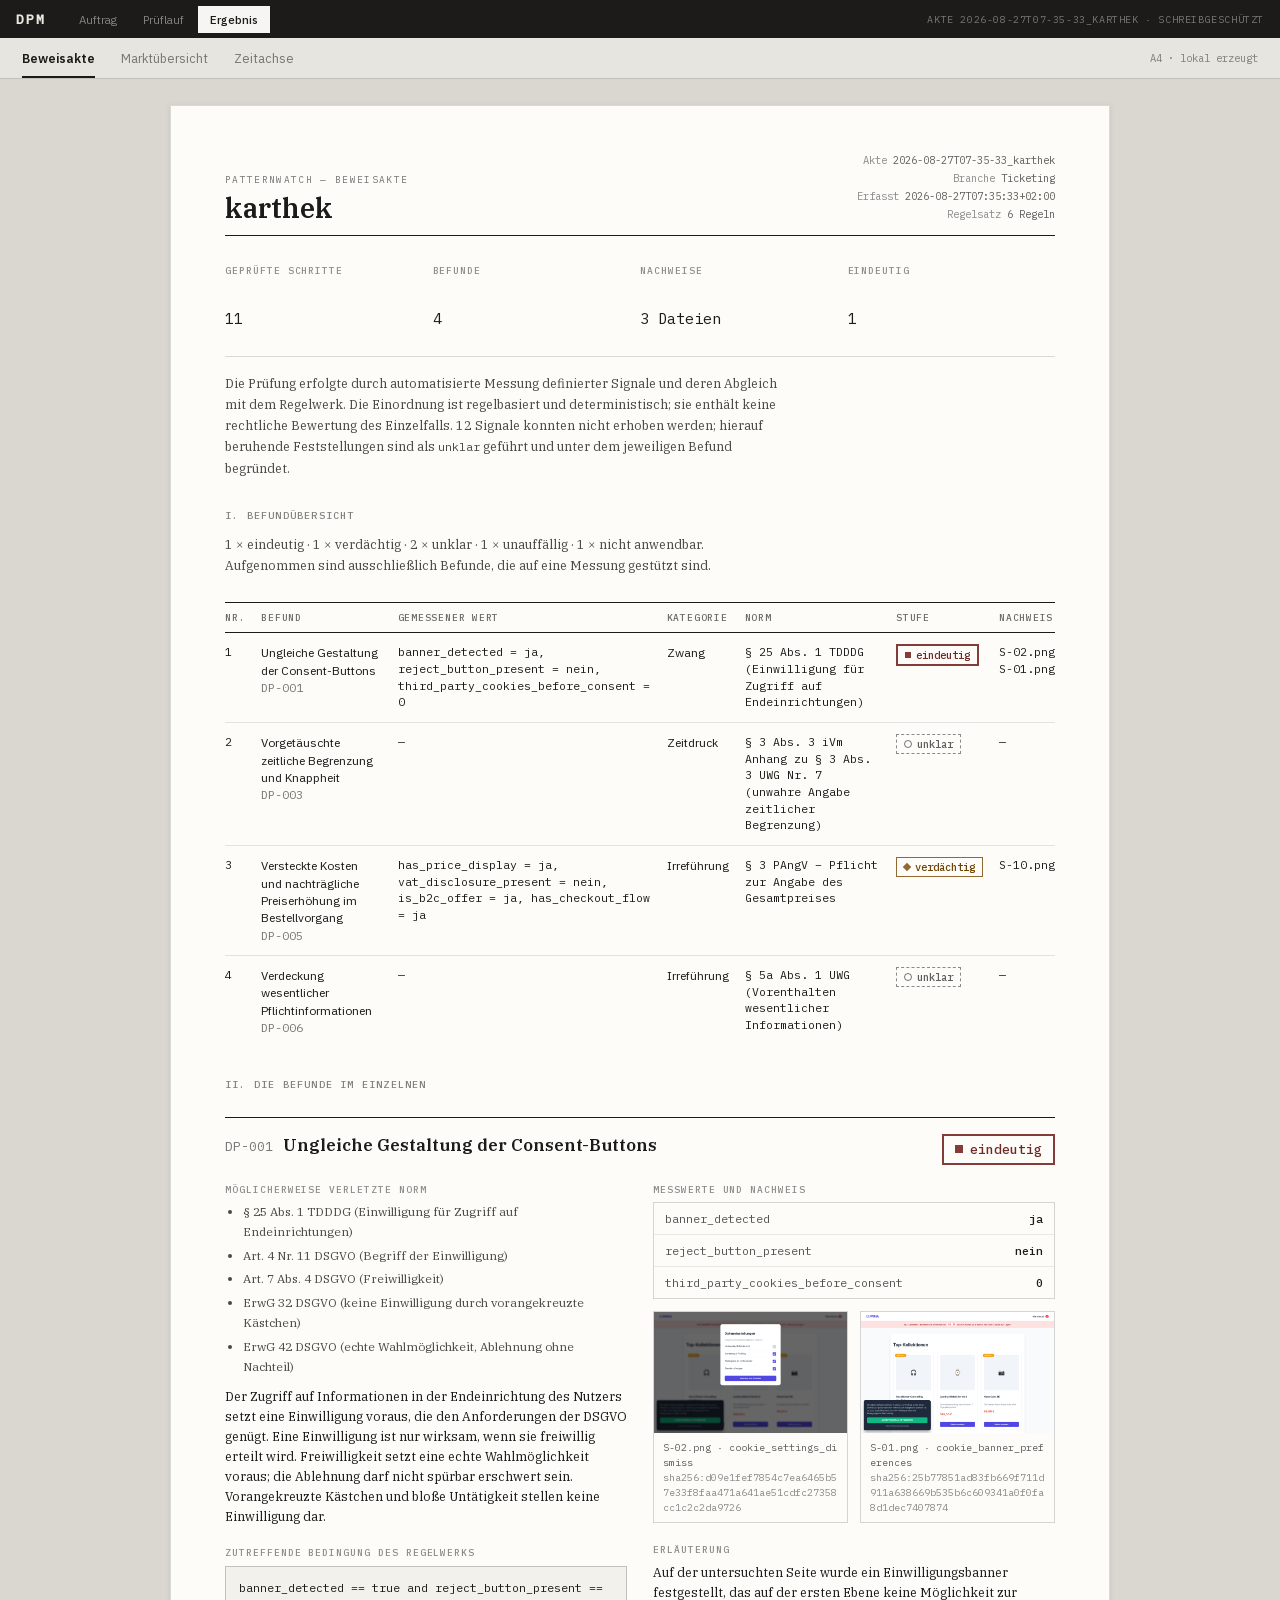
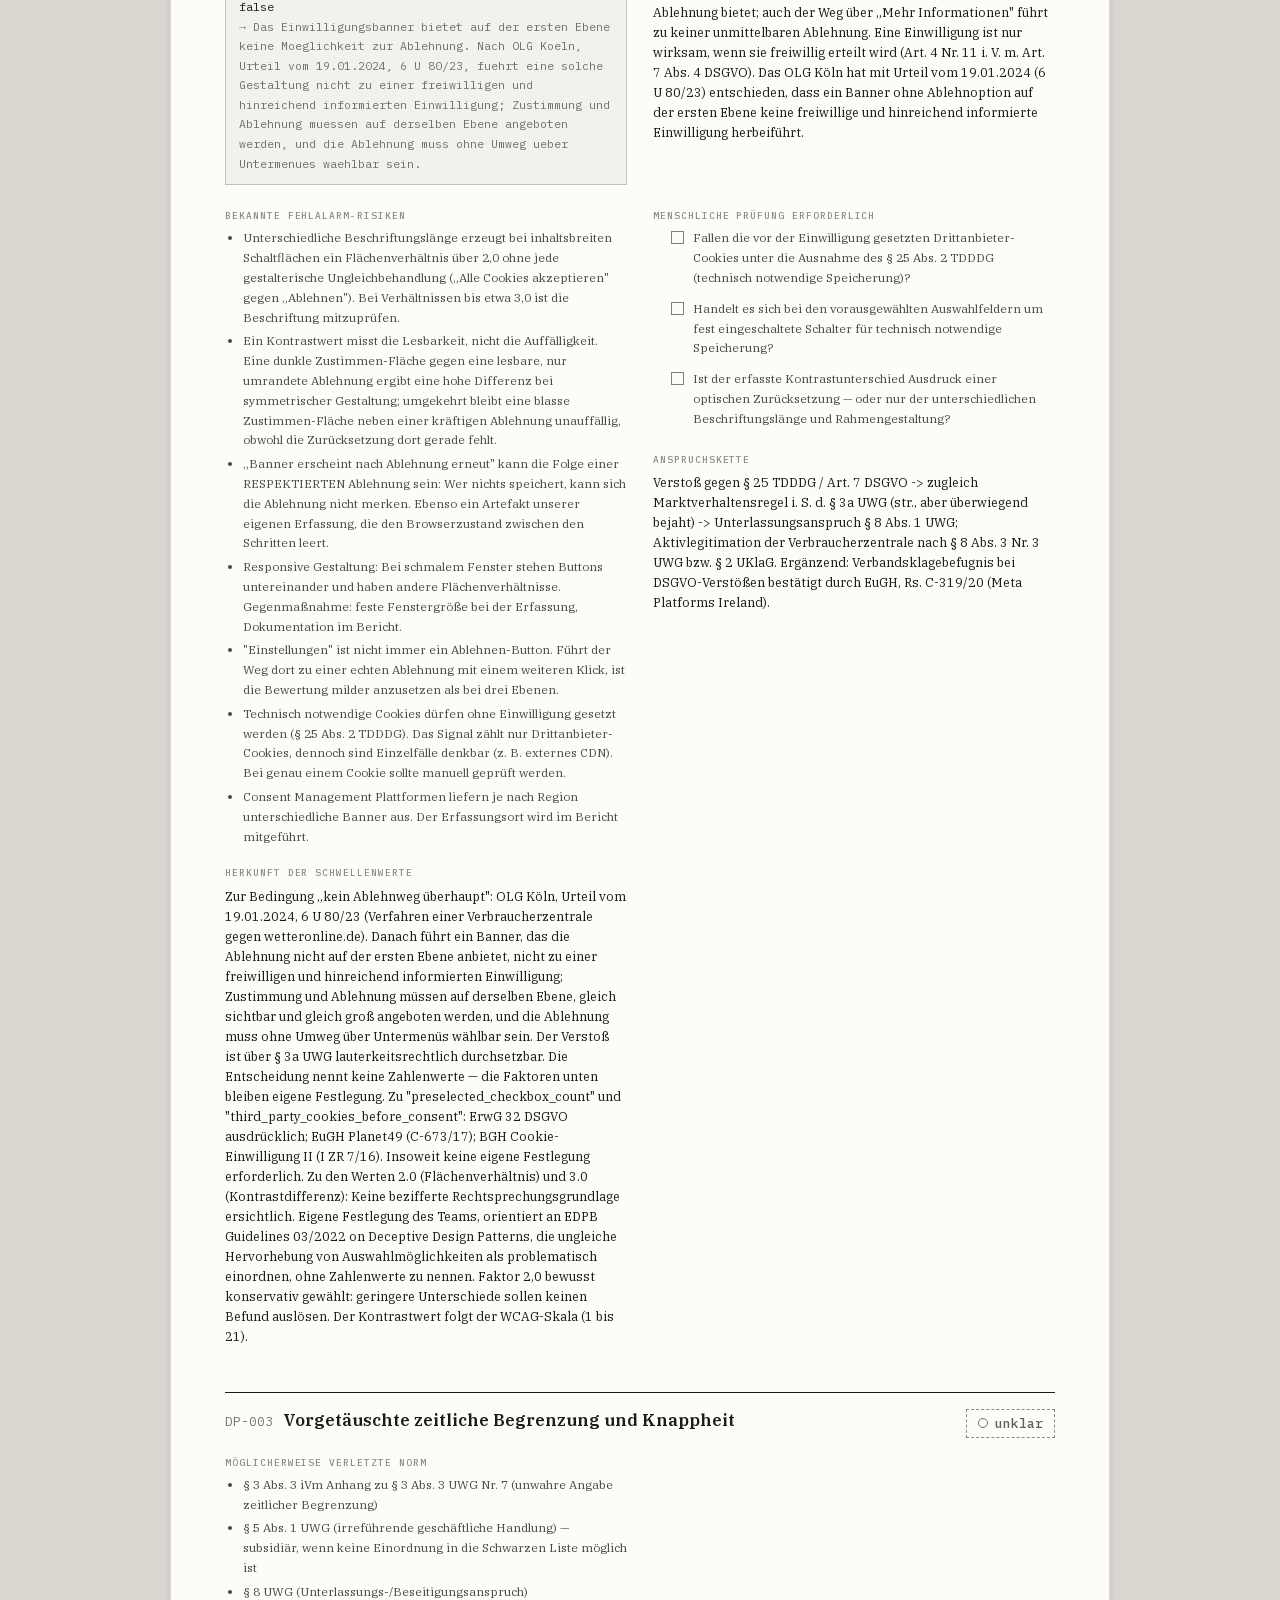
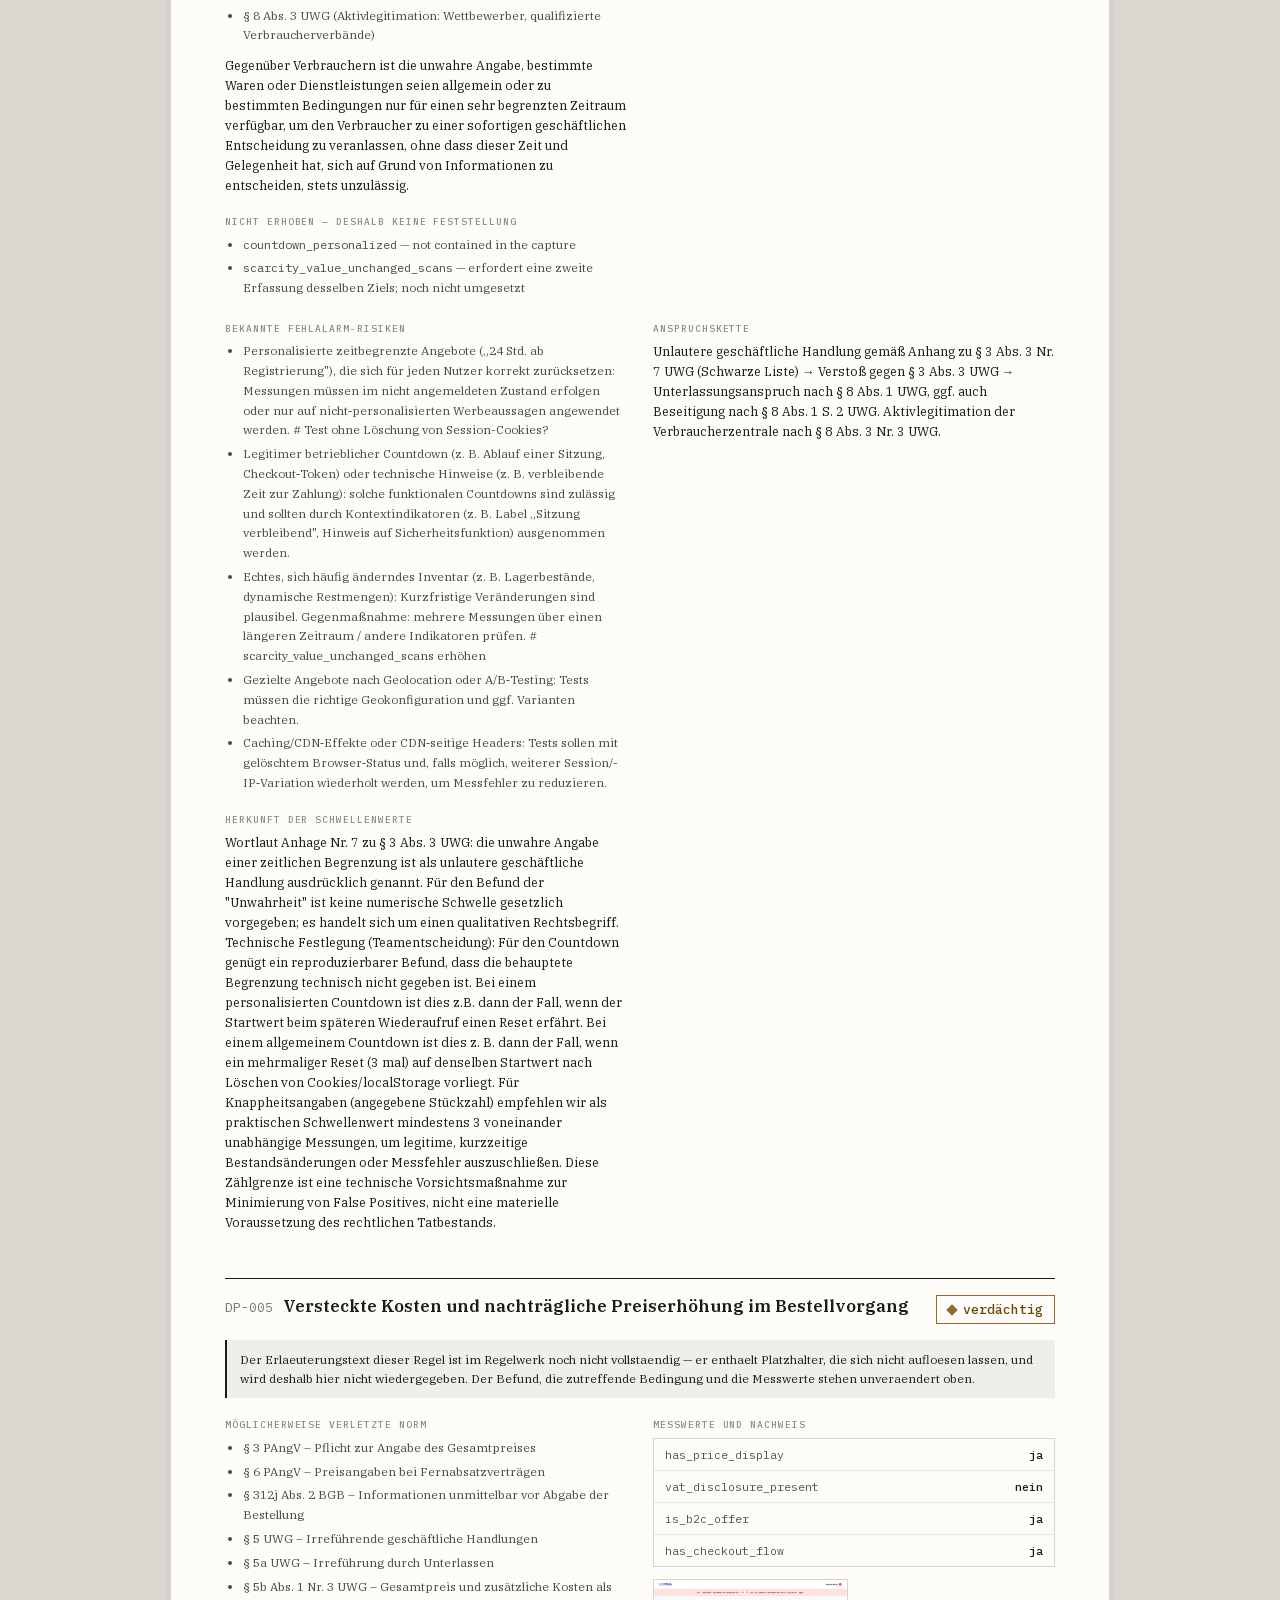
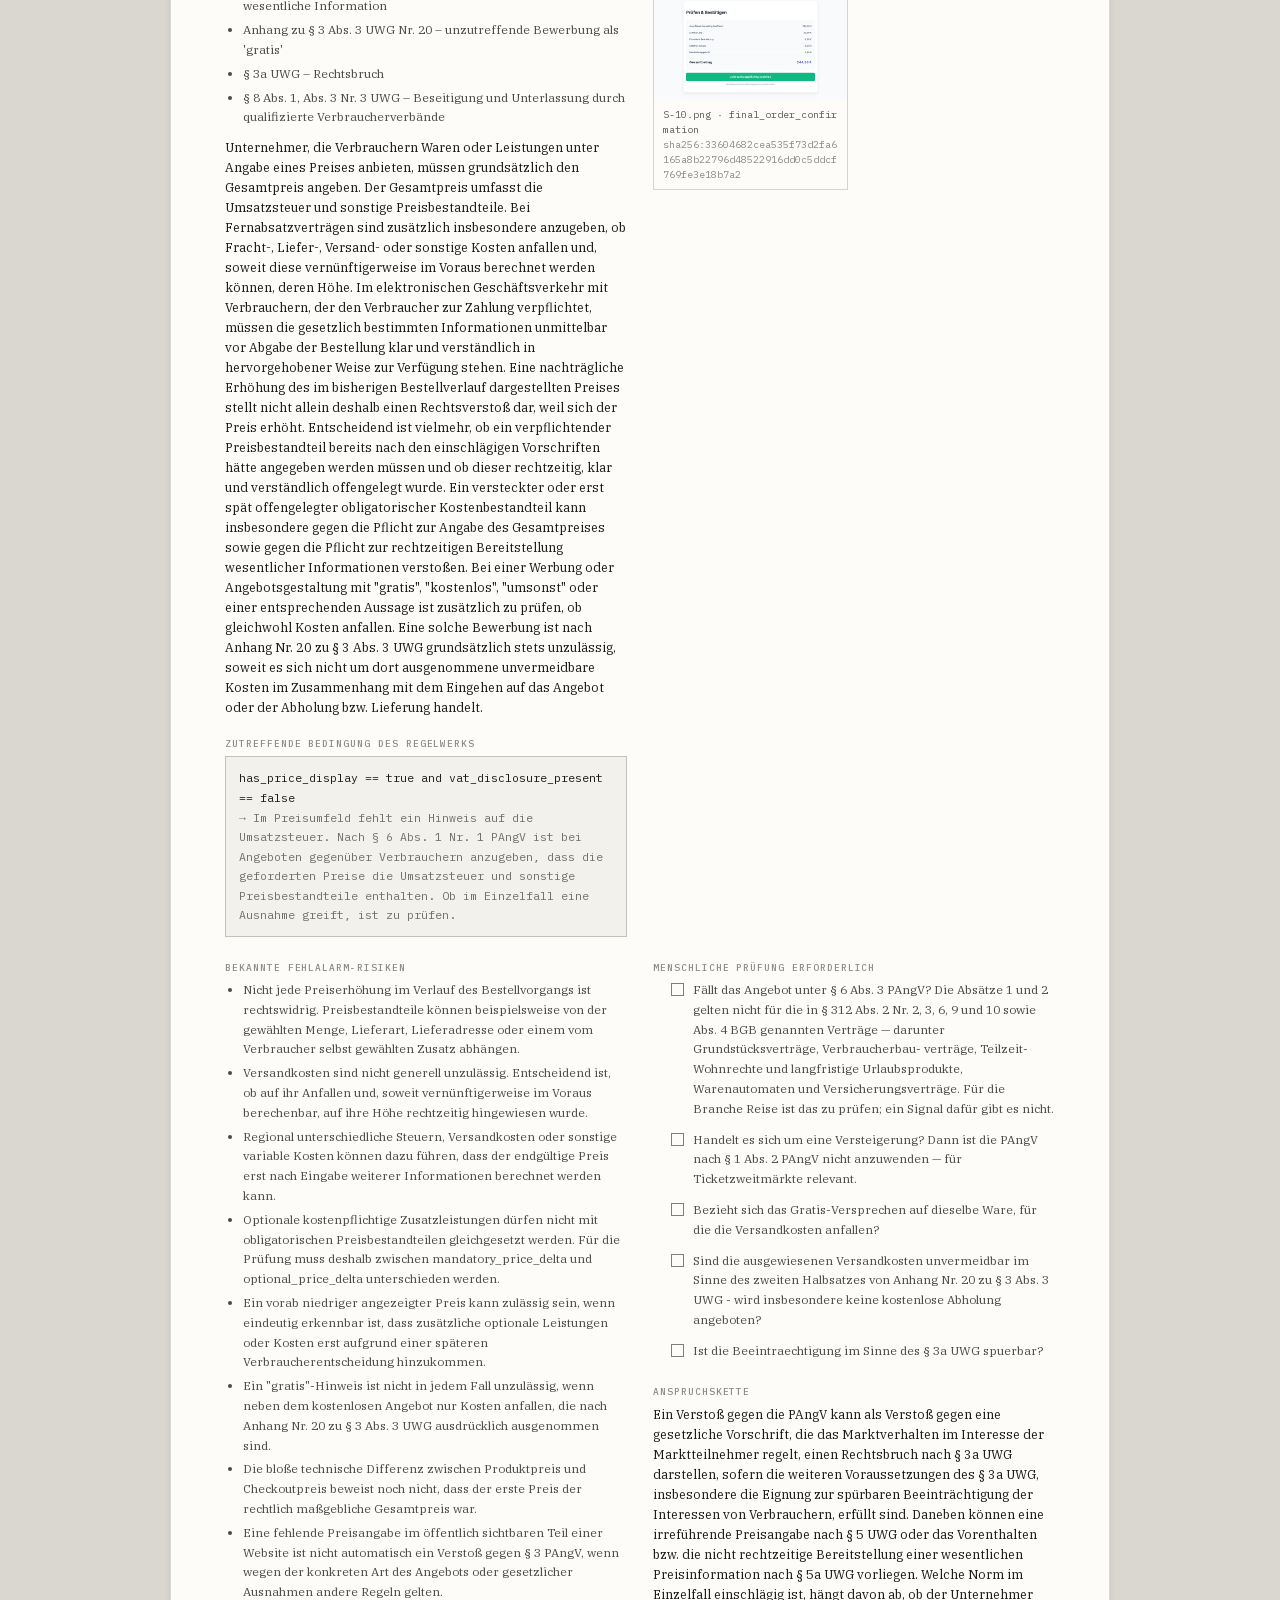
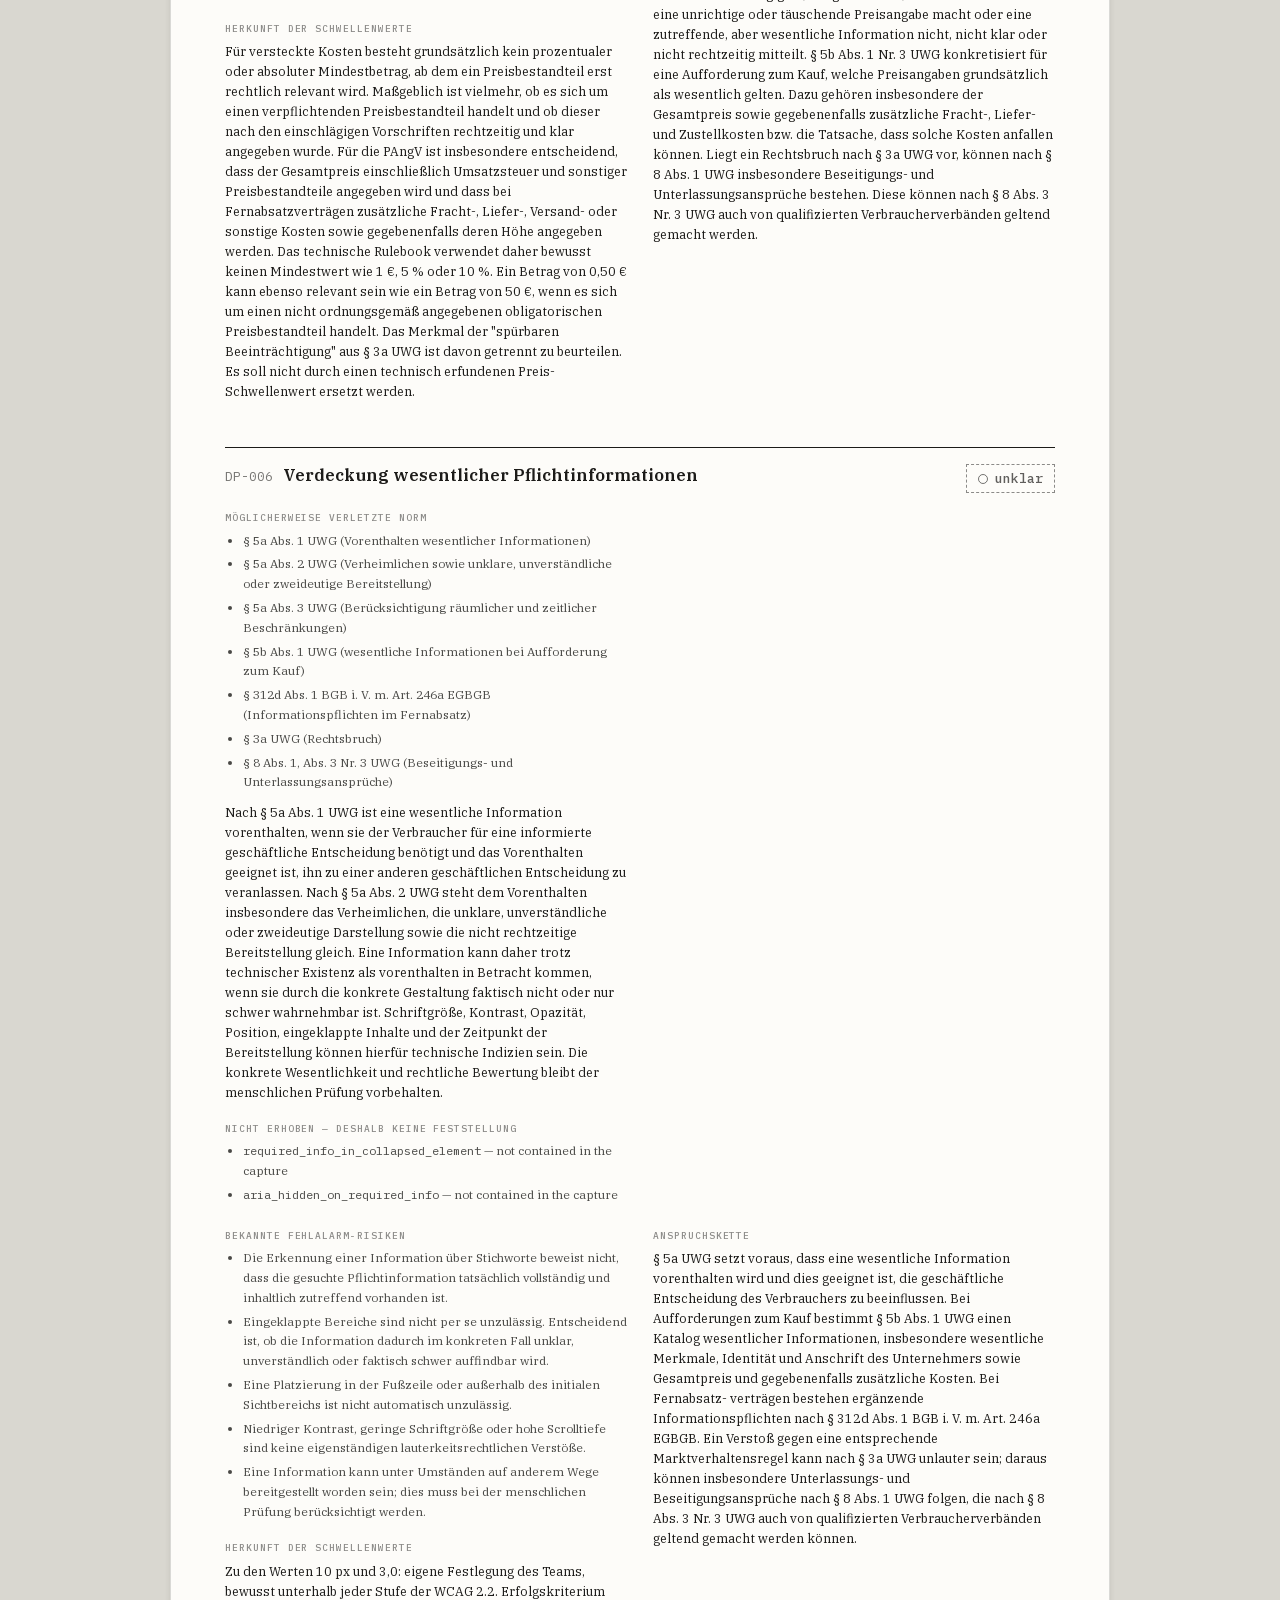
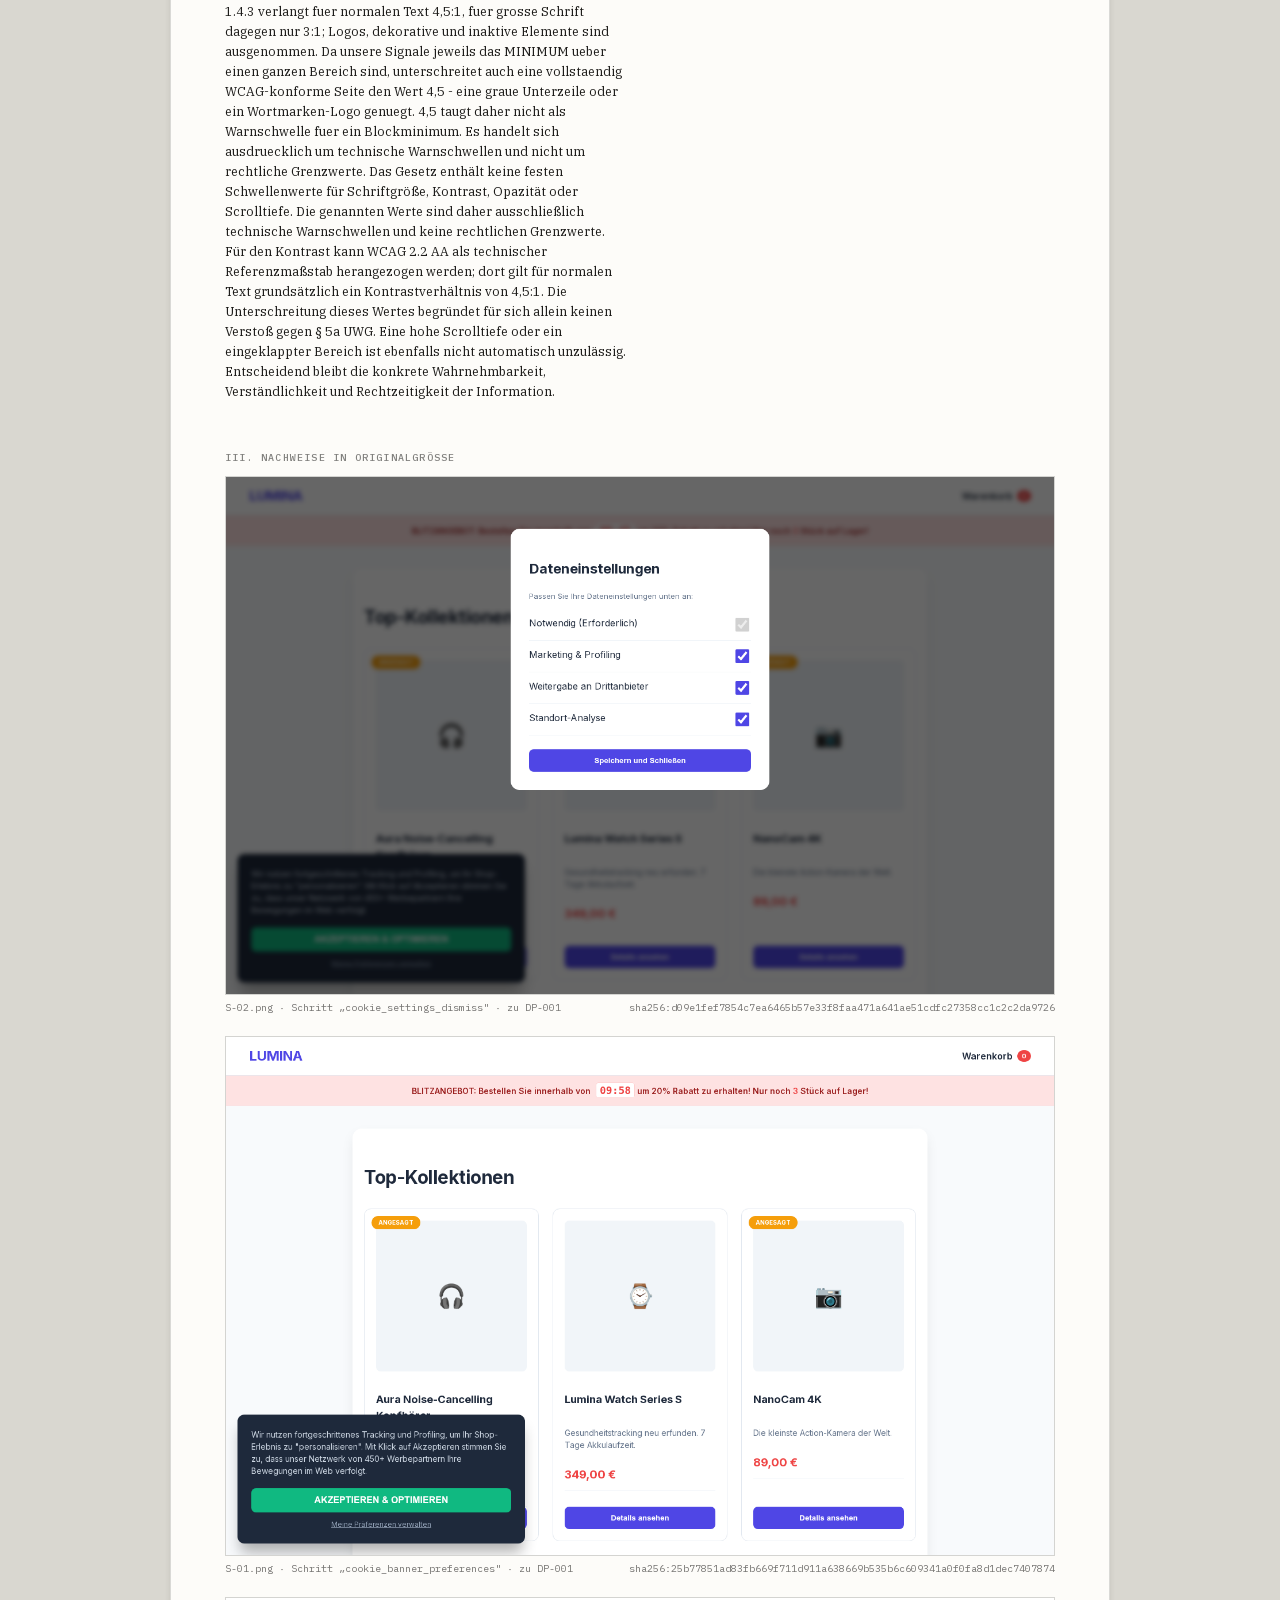
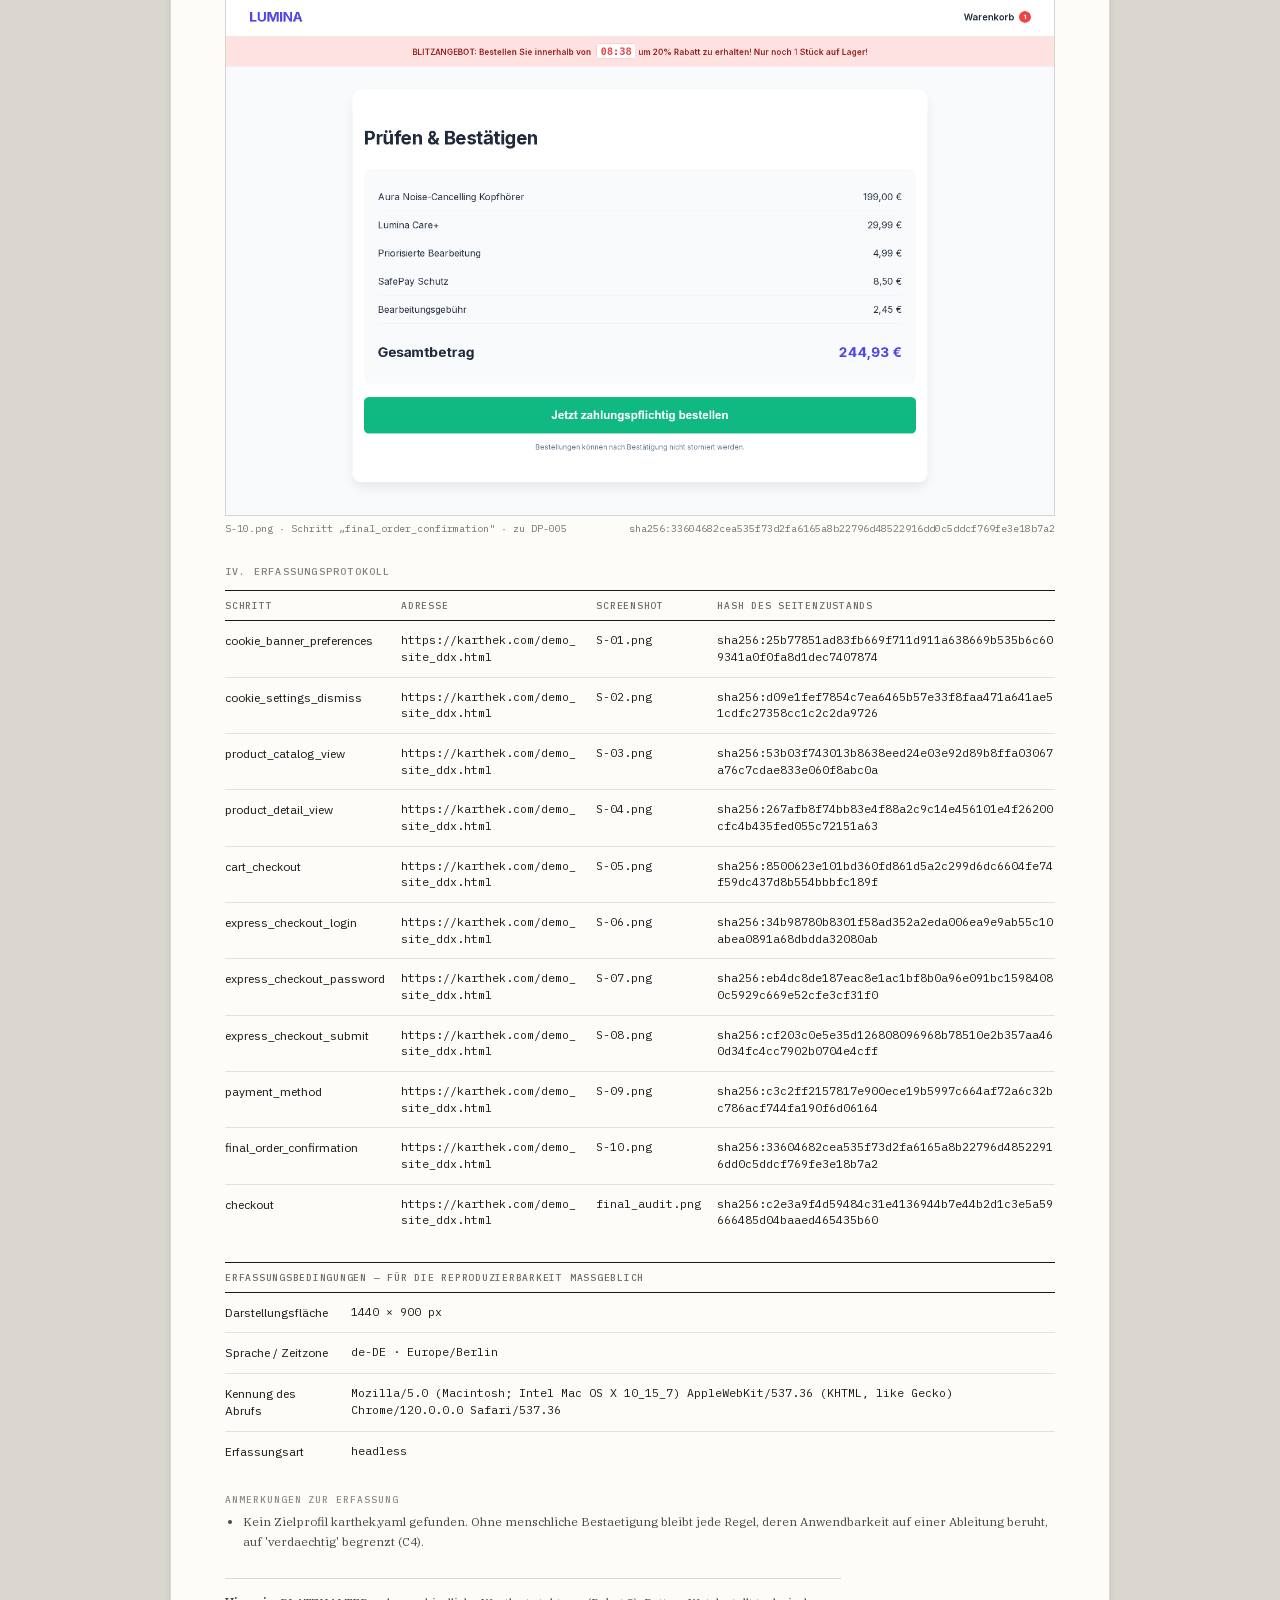
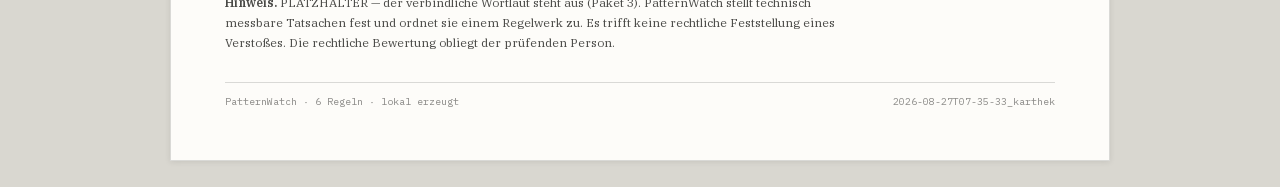
<file: samples/2026-08-27T07-35-33_karthek/beweisakte.html>
<!DOCTYPE html>
<html lang="de">
<head>
<meta charset="utf-8">
<title>PatternWatch — Beweisakte karthek</title>
<style>
@font-face{font-family:'IBM Plex Sans';font-style:normal;font-weight:400;font-display:block;src:url([data-uri]) format('woff2')}
@font-face{font-family:'IBM Plex Sans';font-style:normal;font-weight:500;font-display:block;src:url([data-uri]) format('woff2')}
@font-face{font-family:'IBM Plex Sans';font-style:normal;font-weight:600;font-display:block;src:url([data-uri]) format('woff2')}
@font-face{font-family:'IBM Plex Mono';font-style:normal;font-weight:400;font-display:block;src:url([data-uri]) format('woff2')}
@font-face{font-family:'IBM Plex Mono';font-style:normal;font-weight:500;font-display:block;src:url([data-uri]) format('woff2')}
@font-face{font-family:'IBM Plex Serif';font-style:normal;font-weight:400;font-display:block;src:url([data-uri]) format('woff2')}
@font-face{font-family:'IBM Plex Serif';font-style:normal;font-weight:600;font-display:block;src:url([data-uri]) format('woff2')}

/* ---------------------------------------------------------------- tokens
   Design handoff "DPM — Dark Pattern Monitor", section Design Tokens.
   Radius is 0 everywhere on purpose: this is paper, not a floating UI. */
:root {
  --ink: #1c1b19;          --ink-deep: #141312;
  --paper: #f6f5f1;        --paper-doc: #fdfcf9;   --paper-alt: #efeee9;
  --paper-row: #fbfaf7;    --paper-rule: #f3f1ec;
  --bar: #e7e5df;          --bar-alt: #f0eeea;     --desk: #d9d7d0;
  --ink-inverse: #e9e7e1;
  --link: #3a5a7a;
  --accent-live: #c9a227;

  --t-80: rgba(28,27,25,.8);  --t-75: rgba(28,27,25,.75);
  --t-70: rgba(28,27,25,.7);  --t-65: rgba(28,27,25,.65);
  --t-60: rgba(28,27,25,.6);  --t-55: rgba(28,27,25,.55);
  --t-50: rgba(28,27,25,.5);  --t-45: rgba(28,27,25,.45);

  --b-07: rgba(0,0,0,.07);  --b-10: rgba(0,0,0,.1);   --b-12: rgba(0,0,0,.12);
  --b-14: rgba(0,0,0,.14);  --b-16: rgba(0,0,0,.16);  --b-18: rgba(0,0,0,.18);
  --b-20: rgba(0,0,0,.2);   --b-28: rgba(0,0,0,.28);

  --sans: "IBM Plex Sans", -apple-system, "Segoe UI", sans-serif;
  --mono: "IBM Plex Mono", "SF Mono", Menlo, Consolas, monospace;
  --serif: "IBM Plex Serif", Georgia, "Times New Roman", serif;

  --level-eindeutig: oklch(0.45 0.1 25);
  --level-eindeutig-text: oklch(0.38 0.1 25);
  --level-verdaechtig: oklch(0.55 0.09 70);
  --level-verdaechtig-text: oklch(0.42 0.09 70);
  --level-unklar: rgba(28,27,25,.5);
  --level-unklar-text: rgba(28,27,25,.7);
  --level-unauffaellig: oklch(0.6 0.05 150);
  --level-unauffaellig-text: oklch(0.42 0.05 150);
}

* { box-sizing: border-box; }
body {
  margin: 0; background: var(--paper); color: var(--ink);
  font: 400 12.5px/1.5 var(--sans);
  -webkit-font-smoothing: antialiased;
}
a { color: var(--link); text-decoration: none; }
a:hover { color: var(--ink); }

/* Every number, ID, signal name, hash and statute reference is mono with
   tabular figures — columns of measurements have to line up. */
.mono, .num { font-family: var(--mono); font-variant-numeric: tabular-nums; }
.serif { font-family: var(--serif); }

/* The uppercase eyebrow label, used for every section and field caption. */
.label {
  font: 500 9.5px/1.4 var(--mono); letter-spacing: .1em;
  text-transform: uppercase; color: var(--t-50);
}
.label-lg { font-size: 10px; letter-spacing: .12em; color: var(--t-55); }

/* ----------------------------------------------------------------- chrome */
.titlebar {
  display: flex; justify-content: space-between; align-items: center;
  height: 38px; padding: 0 16px;
  background: var(--ink); color: var(--ink-inverse);
}
.titlebar .wordmark {
  font: 600 13px var(--mono); letter-spacing: .14em;
}
.titlebar .left { display: flex; align-items: center; gap: 22px; }
.titlebar .tabs { display: flex; gap: 2px; }
.titlebar .tab {
  font: 400 11.5px var(--sans); padding: 6px 12px;
  color: rgba(233,231,225,.5);
}
.titlebar .tab.active {
  font-weight: 500; background: var(--paper); color: var(--ink);
}
.titlebar .status {
  font: 400 10px var(--mono); letter-spacing: .06em;
  color: rgba(233,231,225,.45); text-transform: uppercase;
}

.subtabs {
  display: flex; justify-content: space-between; align-items: center;
  padding: 0 22px; background: var(--bar);
  border-bottom: 1px solid var(--b-16);
}
.subtabs .views { display: flex; gap: 26px; }
.subtabs .view {
  padding: 12px 0; font: 400 12.5px var(--sans); color: var(--t-55);
}
.subtabs .view.active {
  font-weight: 600; color: var(--ink); box-shadow: inset 0 -2px 0 var(--ink);
}
.subtabs .aside {
  font: 400 10.5px var(--mono); color: var(--t-50);
}

/* --------------------------------------------------------- verdict chips
   Level is carried by border weight, border style and marker shape.
   Colour is reinforcement only — the four chips must stay distinguishable
   in greyscale, because the Beweisakte gets printed and filed. */
.stufe {
  display: inline-flex; align-items: center; gap: 6px;
  padding: 3px 8px; font: 500 11px var(--mono); white-space: nowrap;
  background: none;
}
.stufe::before { content: ""; width: 7px; height: 7px; flex: none; }
.stufe-lg { gap: 7px; padding: 5px 11px; font-size: 13px; }
.stufe-lg::before { width: 8px; height: 8px; }
.stufe-sm { gap: 5px; padding: 2px 7px; font-size: 10.5px; }
.stufe-sm::before { width: 6px; height: 6px; }

.stufe.eindeutig {
  /* The handoff says 1.5px. Chrome rounds a used border-width down to whole
     pixels, so 1.5 paints as 1 and the level loses the heavier frame that
     is supposed to set it apart from "unauffaellig" in greyscale — the one
     distinction the design calls load-bearing. 2px keeps the intent. */
  border: 2px solid var(--level-eindeutig); color: var(--level-eindeutig-text);
}
.stufe.eindeutig::before { background: var(--level-eindeutig); }

.stufe.verdaechtig {
  border: 1px solid var(--level-verdaechtig); color: var(--level-verdaechtig-text);
}
.stufe.verdaechtig::before {
  background: var(--level-verdaechtig); transform: rotate(45deg);
}

.stufe.unklar {
  border: 1px dashed var(--level-unklar); color: var(--level-unklar-text);
}
.stufe.unklar::before {
  border: 1px solid rgba(28,27,25,.6); border-radius: 50%;
}

.stufe.unauffaellig {
  border: 1px solid var(--level-unauffaellig); color: var(--level-unauffaellig-text);
}
.stufe.unauffaellig::before { border: 1px solid oklch(0.5 0.05 150); }

/* Not a fifth level: the rule does not apply to this site, so there is
   nothing to grade. Deliberately not a chip — a chip would read as a
   verdict. */
.stufe.nicht_anwendbar {
  border: none; padding-left: 0; color: var(--t-45); font-weight: 400;
}
.stufe.nicht_anwendbar::before { display: none; }

/* ----------------------------------------------------------------- boxes */
.kasten {
  border: 1px solid var(--b-16); background: var(--paper-doc);
  padding: 11px 13px;
}
.regelkasten {
  border: 1px solid var(--b-20); background: var(--paper-rule);
  padding: 11px 13px; font: 400 11.5px/1.7 var(--mono);
  white-space: pre-wrap; word-break: break-word;
}
.regelkasten .spur { color: var(--t-60); }

/* key/value: the measured values, right column always numeric */
.werte { border: 1px solid var(--b-16); display: grid; grid-template-columns: 1fr auto; }
.werte > div {
  padding: 8px 11px; font: 400 11.5px var(--mono);
  font-variant-numeric: tabular-nums; border-top: 1px solid rgba(0,0,0,.08);
}
.werte > div:nth-child(1), .werte > div:nth-child(2) { border-top: none; }
.werte .k { color: var(--t-75); word-break: break-all; }
.werte .v { color: var(--ink); font-weight: 500; text-align: right; }

/* paper checkboxes — for a human with a pen, never wired to state */
.pruefliste { display: flex; flex-direction: column; gap: 7px; margin: 0; padding: 0; list-style: none; }
.pruefliste li {
  display: flex; gap: 9px; font: 400 12px/1.5 var(--serif); color: var(--t-80);
}
.pruefliste li::before {
  content: ""; width: 11px; height: 11px; flex: none; margin-top: 3px;
  border: 1px solid var(--t-55);
}

/* evidence thumbnails; the hatch is also the missing/loading state */
.nachweisbild { border: 1px solid var(--b-16); background: var(--paper-doc); }
.nachweisbild img { display: block; width: 100%; }
.nachweisbild .hatch {
  height: 96px;
  background: repeating-linear-gradient(135deg,#e6e3dc 0 6px,#f1efe9 6px 12px);
}
.nachweisbild .bu {
  padding: 7px 9px; font: 400 10px/1.5 var(--mono); color: var(--t-70);
  word-break: break-all;
}
.nachweisbild .bu .hash { color: var(--t-50); }

/* ---------------------------------------------------------------- tables */
table.doc { width: 100%; border-collapse: collapse; font-family: var(--sans); }
table.doc th {
  text-align: left; padding: 8px; font: 500 9.5px var(--mono);
  letter-spacing: .08em; text-transform: uppercase; color: var(--t-65);
  border-top: 1px solid var(--ink); border-bottom: 1px solid var(--ink);
}
table.doc td {
  padding: 11px 8px; vertical-align: top; font-size: 12px; line-height: 1.45;
  border-bottom: 1px solid var(--b-10);
}
table.doc th:first-child, table.doc td:first-child { padding-left: 0; }
table.doc th:last-child, table.doc td:last-child { padding-right: 0; }
table.doc tr:last-child td { border-bottom: none; }
table.doc td.mono { font-size: 11.5px; }
/* ------------------------------------------------- the document, view #1c */
.schreibtisch { background: var(--desk); padding: 26px; }
.blatt {
  max-width: 940px; margin: 0 auto; background: var(--paper-doc);
  border: 1px solid var(--b-14); box-shadow: 0 1px 6px rgba(0,0,0,.09);
  padding: 46px 54px 52px; font-family: var(--serif);
}

.kopf {
  display: flex; justify-content: space-between; align-items: flex-end;
  gap: 30px; border-bottom: 1.5px solid var(--ink); padding-bottom: 12px;
}
.kopf .marke {
  font: 400 9.5px var(--mono); letter-spacing: .14em;
  text-transform: uppercase; color: var(--t-60);
}
.kopf h1 { margin: 6px 0 0; font: 600 27px/1.15 var(--serif); }
.kopf .akte {
  text-align: right; font: 400 10.5px/1.7 var(--mono); color: var(--t-70);
  white-space: nowrap;
}
.kopf .akte .k { color: var(--t-50); }

.kennzahlen {
  display: grid; grid-template-columns: repeat(4, 1fr);
  border-bottom: 1px solid var(--b-14);
}
.kennzahlen div { padding: 14px 0; }
.kennzahlen .wert {
  font: 400 15px var(--mono); font-variant-numeric: tabular-nums;
  margin-top: 3px;
}

.vorspann {
  font: 400 12.5px/1.7 var(--serif); color: var(--t-80);
  max-width: 70ch; margin: 16px 0 26px;
}
.vorspann code { font: 400 11.5px var(--mono); }

.abschnitt {
  font: 500 10px var(--mono); letter-spacing: .12em; text-transform: uppercase;
  color: var(--t-55); margin: 30px 0 12px;
}

/* one finding */
.befund { border-top: 1.5px solid var(--ink); padding-top: 16px; margin-top: 26px; }
.befund-kopf {
  display: flex; justify-content: space-between; align-items: flex-start; gap: 16px;
}
.befund-kopf .id {
  font: 400 13px var(--mono); color: var(--t-60); margin-right: 10px;
}
.befund-kopf h2 { display: inline; margin: 0; font: 600 17px/1.3 var(--serif); }
.spalten { display: grid; grid-template-columns: 1fr 1fr; gap: 26px; margin-top: 18px; }
.feld { margin-bottom: 20px; }
.feld > .label { margin-bottom: 6px; }
.feld p { margin: 0 0 8px; font: 400 12.5px/1.6 var(--serif); }
.feld ul { margin: 0; padding-left: 18px; }
.feld li { font: 400 12px/1.65 var(--serif); color: var(--t-80); margin-bottom: 4px; }
.bilder { display: grid; grid-template-columns: 1fr 1fr; gap: 12px; margin-top: 12px; }

/* Machine-formulated text is marked as such wherever it appears. We have
   to be able to say exactly which sentences a model wrote. */
.maschinell {
  border-left: 2px solid var(--b-28); padding-left: 13px;
}
.maschinell .quelle {
  font: 400 11px/1.5 var(--sans); color: var(--t-55); margin-top: 6px;
}

.anmerkung {
  border-left: 2px solid var(--ink); background: var(--paper-alt);
  padding: 10px 13px; margin-bottom: 20px;
  font: 400 12px/1.6 var(--serif);
}

.original { margin-bottom: 22px; }
.original img { display: block; width: 100%; border: 1px solid var(--b-16); }
.original .bu {
  margin-top: 6px; font: 400 10px var(--mono); color: var(--t-60);
  display: flex; justify-content: space-between; gap: 16px;
}

.fuss {
  display: flex; justify-content: space-between; gap: 20px;
  border-top: 1px solid var(--b-14); margin-top: 30px; padding-top: 12px;
  font: 400 10px var(--mono); color: var(--t-50);
}
.hinweis {
  margin-top: 26px; border-top: 1px solid var(--b-14); padding-top: 14px;
  font: 400 12px/1.65 var(--serif); color: var(--t-80); max-width: 88ch;
}
/* ---------------------------------------------------------------- print
   Included LAST by every view, after the view's own styles — otherwise a
   page-level rule of equal specificity wins over these and the desk the
   document floats on ends up printed as a grey border.

   On paper the app chrome is not part of the document. */
@media print {
  body { background: #fff; }
  .titlebar, .subtabs, .no-print { display: none !important; }
  .schreibtisch { background: #fff; padding: 0; }
  .blatt {
    max-width: none; margin: 0; padding: 0;
    border: none; box-shadow: none; background: #fff;
  }
  /* Keep the small units together; a whole finding is regularly taller
     than a page, so forbidding a break inside it only moves the problem. */
  .werte, .regelkasten, .nachweisbild, .original, .karte,
  .pruefliste li, li, tr { break-inside: avoid; }
  .abschnitt, .befund-kopf, .label { break-after: avoid; }
  .befund { break-before: auto; }
}</style>
</head>
<body>

<div class="titlebar">
  <div class="left">
    <span class="wordmark">DPM</span>
    <span class="tabs">
      <span class="tab">Auftrag</span>
      <span class="tab">Prüflauf</span>
      <span class="tab active">Ergebnis</span>
    </span>
  </div>
  <span class="status">Akte 2026-08-27T07-35-33_karthek · schreibgeschützt</span>
</div>

<div class="subtabs">
  <span class="views">
    <span class="view active">Beweisakte</span>
    <span class="view">Marktübersicht</span>
    <span class="view">Zeitachse</span>
  </span>
  <span class="aside">A4 · lokal erzeugt</span>
</div>

<div class="schreibtisch">
<div class="blatt">

  <div class="kopf">
    <div>
      <div class="marke">PatternWatch — Beweisakte</div>
      <h1>karthek</h1>
    </div>
    <div class="akte">
      <span class="k">Akte</span> 2026-08-27T07-35-33_karthek<br>
      <span class="k">Branche</span> Ticketing<br>
      <span class="k">Erfasst</span> 2026-08-27T07:35:33+02:00<br>
      <span class="k">Regelsatz</span> 6 Regeln
    </div>
  </div>

  <div class="kennzahlen">
    <div>
      <div class="label">Geprüfte Schritte</div>
      <div class="wert">11</div>
    </div>
    <div>
      <div class="label">Befunde</div>
      <div class="wert">4</div>
    </div>
    <div>
      <div class="label">Nachweise</div>
      <div class="wert">3 Dateien</div>
    </div>
    <div>
      <div class="label">Eindeutig</div>
      <div class="wert">1</div>
    </div>
  </div>

  <p class="vorspann">
    Die Prüfung erfolgte durch automatisierte Messung definierter Signale und
    deren Abgleich mit dem Regelwerk. Die Einordnung ist regelbasiert und
    deterministisch; sie enthält keine rechtliche Bewertung des Einzelfalls.
    12 Signale konnten nicht erhoben werden;
    hierauf beruhende Feststellungen sind als <code>unklar</code> geführt und
    unter dem jeweiligen Befund begründet.
  </p>

  <div class="abschnitt">I. Befundübersicht</div>
  <p class="vorspann" style="margin-top:0">
1 × eindeutig · 1 × verdächtig · 2 × unklar · 1 × unauffällig · 1 × nicht anwendbar.
    Aufgenommen sind ausschließlich Befunde, die auf eine Messung gestützt sind.
  </p>

  <table class="doc">
    <tr>
      <th>Nr.</th><th>Befund</th><th>Gemessener Wert</th>
      <th>Kategorie</th><th>Norm</th><th>Stufe</th><th>Nachweis</th>
    </tr>
    <tr>
      <td class="mono">1</td>
      <td>Ungleiche Gestaltung der Consent-Buttons<br><span class="mono" style="color:var(--t-60)">DP-001</span></td>
      <td class="mono">banner_detected = ja, reject_button_present = nein, third_party_cookies_before_consent = 0</td>
      <td>Zwang</td>
      <td class="mono">§ 25 Abs. 1 TDDDG (Einwilligung für Zugriff auf Endeinrichtungen)</td>
      <td><span class="stufe stufe-sm eindeutig">eindeutig</span></td>
      <td class="mono" style="white-space:nowrap">
S-02.png<br>S-01.png      </td>
    </tr>
    <tr>
      <td class="mono">2</td>
      <td>Vorgetäuschte zeitliche Begrenzung und Knappheit<br><span class="mono" style="color:var(--t-60)">DP-003</span></td>
      <td class="mono">—</td>
      <td>Zeitdruck</td>
      <td class="mono">§ 3 Abs. 3 iVm Anhang zu § 3 Abs. 3 UWG Nr. 7 (unwahre Angabe zeitlicher Begrenzung)</td>
      <td><span class="stufe stufe-sm unklar">unklar</span></td>
      <td class="mono" style="white-space:nowrap">
—      </td>
    </tr>
    <tr>
      <td class="mono">3</td>
      <td>Versteckte Kosten und nachträgliche Preiserhöhung im Bestellvorgang<br><span class="mono" style="color:var(--t-60)">DP-005</span></td>
      <td class="mono">has_price_display = ja, vat_disclosure_present = nein, is_b2c_offer = ja, has_checkout_flow = ja</td>
      <td>Irreführung</td>
      <td class="mono">§ 3 PAngV – Pflicht zur Angabe des Gesamtpreises</td>
      <td><span class="stufe stufe-sm verdaechtig">verdächtig</span></td>
      <td class="mono" style="white-space:nowrap">
S-10.png      </td>
    </tr>
    <tr>
      <td class="mono">4</td>
      <td>Verdeckung wesentlicher Pflichtinformationen<br><span class="mono" style="color:var(--t-60)">DP-006</span></td>
      <td class="mono">—</td>
      <td>Irreführung</td>
      <td class="mono">§ 5a Abs. 1 UWG (Vorenthalten wesentlicher Informationen)</td>
      <td><span class="stufe stufe-sm unklar">unklar</span></td>
      <td class="mono" style="white-space:nowrap">
—      </td>
    </tr>
  </table>

  <div class="abschnitt">II. Die Befunde im Einzelnen</div>

  <div class="befund">
    <div class="befund-kopf">
      <div><span class="id">DP-001</span><h2>Ungleiche Gestaltung der Consent-Buttons</h2></div>
      <span class="stufe stufe-lg eindeutig">eindeutig</span>
    </div>


    <div class="spalten">
      <div>
        <div class="feld">
          <div class="label">Möglicherweise verletzte Norm</div>
          <ul><li>§ 25 Abs. 1 TDDDG (Einwilligung für Zugriff auf Endeinrichtungen)</li><li>Art. 4 Nr. 11 DSGVO (Begriff der Einwilligung)</li><li>Art. 7 Abs. 4 DSGVO (Freiwilligkeit)</li><li>ErwG 32 DSGVO (keine Einwilligung durch vorangekreuzte Kästchen)</li><li>ErwG 42 DSGVO (echte Wahlmöglichkeit, Ablehnung ohne Nachteil)</li></ul>
          <div style="margin-top:10px">
<p>Der Zugriff auf Informationen in der Endeinrichtung des Nutzers setzt eine Einwilligung voraus, die den Anforderungen der DSGVO genügt. Eine Einwilligung ist nur wirksam, wenn sie freiwillig erteilt wird. Freiwilligkeit setzt eine echte Wahlmöglichkeit voraus; die Ablehnung darf nicht spürbar erschwert sein. Vorangekreuzte Kästchen und bloße Untätigkeit stellen keine Einwilligung dar.</p>          </div>
        </div>

        <div class="feld">
          <div class="label">Zutreffende Bedingung des Regelwerks</div>
          <div class="regelkasten">banner_detected == true and reject_button_present == false
<span class="spur">→ Das Einwilligungsbanner bietet auf der ersten Ebene keine Moeglichkeit zur Ablehnung. Nach OLG Koeln, Urteil vom 19.01.2024, 6 U 80/23, fuehrt eine solche Gestaltung nicht zu einer freiwilligen und hinreichend informierten Einwilligung; Zustimmung und Ablehnung muessen auf derselben Ebene angeboten werden, und die Ablehnung muss ohne Umweg ueber Untermenues waehlbar sein.</span></div>
        </div>

      </div>

      <div>
        <div class="feld">
          <div class="label">Messwerte und Nachweis</div>
          <div class="werte">
            <div class="k">banner_detected</div>
            <div class="v">ja</div>
            <div class="k">reject_button_present</div>
            <div class="v">nein</div>
            <div class="k">third_party_cookies_before_consent</div>
            <div class="v">0</div>
          </div>
          <div class="bilder">
            <div class="nachweisbild">
<img src="S-02.png" alt="Nachweis S-02.png">
              <div class="bu">
                S-02.png · cookie_settings_dismiss
<br><span class="hash">sha256:d09e1fef7854c7ea6465b57e33f8faa471a641ae51cdfc27358cc1c2c2da9726</span>
              </div>
            </div>
            <div class="nachweisbild">
<img src="S-01.png" alt="Nachweis S-01.png">
              <div class="bu">
                S-01.png · cookie_banner_preferences
<br><span class="hash">sha256:25b77851ad83fb669f711d911a638669b535b6c609341a0f0fa8d1dec7407874</span>
              </div>
            </div>
          </div>
        </div>

        <div class="feld">
          <div class="label">Erläuterung</div>
<p>Auf der untersuchten Seite wurde ein Einwilligungsbanner festgestellt, das auf der ersten Ebene keine Möglichkeit zur Ablehnung bietet; auch der Weg über „Mehr Informationen&#34; führt zu keiner unmittelbaren Ablehnung.
Eine Einwilligung ist nur wirksam, wenn sie freiwillig erteilt wird (Art. 4 Nr. 11 i. V. m. Art. 7 Abs. 4 DSGVO). Das OLG Köln hat mit Urteil vom 19.01.2024 (6 U 80/23) entschieden, dass ein Banner ohne Ablehnoption auf der ersten Ebene keine freiwillige und hinreichend informierte Einwilligung herbeiführt.</p>        </div>

      </div>
    </div>

    <div class="spalten" style="margin-top:4px">
      <div>
        <div class="feld">
          <div class="label">Bekannte Fehlalarm-Risiken</div>
          <ul><li>Unterschiedliche Beschriftungslänge erzeugt bei inhaltsbreiten Schaltflächen ein Flächenverhältnis über 2,0 ohne jede gestalterische Ungleichbehandlung („Alle Cookies akzeptieren&#34; gegen „Ablehnen&#34;). Bei Verhältnissen bis etwa 3,0 ist die Beschriftung mitzuprüfen.</li><li>Ein Kontrastwert misst die Lesbarkeit, nicht die Auffälligkeit. Eine dunkle Zustimmen-Fläche gegen eine lesbare, nur umrandete Ablehnung ergibt eine hohe Differenz bei symmetrischer Gestaltung; umgekehrt bleibt eine blasse Zustimmen-Fläche neben einer kräftigen Ablehnung unauffällig, obwohl die Zurücksetzung dort gerade fehlt.</li><li>„Banner erscheint nach Ablehnung erneut&#34; kann die Folge einer RESPEKTIERTEN Ablehnung sein: Wer nichts speichert, kann sich die Ablehnung nicht merken. Ebenso ein Artefakt unserer eigenen Erfassung, die den Browserzustand zwischen den Schritten leert.</li><li>Responsive Gestaltung: Bei schmalem Fenster stehen Buttons untereinander und haben andere Flächenverhältnisse. Gegenmaßnahme: feste Fenstergröße bei der Erfassung, Dokumentation im Bericht.</li><li>&#34;Einstellungen&#34; ist nicht immer ein Ablehnen-Button. Führt der Weg dort zu einer echten Ablehnung mit einem weiteren Klick, ist die Bewertung milder anzusetzen als bei drei Ebenen.</li><li>Technisch notwendige Cookies dürfen ohne Einwilligung gesetzt werden (§ 25 Abs. 2 TDDDG). Das Signal zählt nur Drittanbieter-Cookies, dennoch sind Einzelfälle denkbar (z. B. externes CDN). Bei genau einem Cookie sollte manuell geprüft werden.</li><li>Consent Management Plattformen liefern je nach Region unterschiedliche Banner aus. Der Erfassungsort wird im Bericht mitgeführt.</li></ul>
        </div>
        <div class="feld">
          <div class="label">Herkunft der Schwellenwerte</div>
<p>Zur Bedingung „kein Ablehnweg überhaupt&#34;: OLG Köln, Urteil vom 19.01.2024, 6 U 80/23 (Verfahren einer Verbraucherzentrale gegen wetteronline.de). Danach führt ein Banner, das die Ablehnung nicht auf der ersten Ebene anbietet, nicht zu einer freiwilligen und hinreichend informierten Einwilligung; Zustimmung und Ablehnung müssen auf derselben Ebene, gleich sichtbar und gleich groß angeboten werden, und die Ablehnung muss ohne Umweg über Untermenüs wählbar sein. Der Verstoß ist über § 3a UWG lauterkeitsrechtlich durchsetzbar. Die Entscheidung nennt keine Zahlenwerte — die Faktoren unten bleiben eigene Festlegung.
Zu &#34;preselected_checkbox_count&#34; und &#34;third_party_cookies_before_consent&#34;: ErwG 32 DSGVO ausdrücklich; EuGH Planet49 (C-673/17); BGH Cookie-Einwilligung II (I ZR 7/16). Insoweit keine eigene Festlegung erforderlich.
Zu den Werten 2.0 (Flächenverhältnis) und 3.0 (Kontrastdifferenz): Keine bezifferte Rechtsprechungsgrundlage ersichtlich. Eigene Festlegung des Teams, orientiert an EDPB Guidelines 03/2022 on Deceptive Design Patterns, die ungleiche Hervorhebung von Auswahlmöglichkeiten als problematisch einordnen, ohne Zahlenwerte zu nennen. Faktor 2,0 bewusst konservativ gewählt: geringere Unterschiede sollen keinen Befund auslösen. Der Kontrastwert folgt der WCAG-Skala (1 bis 21).</p>        </div>
      </div>
      <div>
        <div class="feld">
          <div class="label">Menschliche Prüfung erforderlich</div>
          <ul class="pruefliste">
<li>Fallen die vor der Einwilligung gesetzten Drittanbieter-Cookies unter die Ausnahme des § 25 Abs. 2 TDDDG (technisch notwendige Speicherung)?</li><li>Handelt es sich bei den vorausgewählten Auswahlfeldern um fest eingeschaltete Schalter für technisch notwendige Speicherung?</li><li>Ist der erfasste Kontrastunterschied Ausdruck einer optischen Zurücksetzung — oder nur der unterschiedlichen Beschriftungslänge und Rahmengestaltung?</li>          </ul>
        </div>
        <div class="feld">
          <div class="label">Anspruchskette</div>
<p>Verstoß gegen § 25 TDDDG / Art. 7 DSGVO -&gt; zugleich Marktverhaltensregel i. S. d. § 3a UWG (str., aber überwiegend bejaht) -&gt; Unterlassungsanspruch § 8 Abs. 1 UWG; Aktivlegitimation der Verbraucherzentrale nach § 8 Abs. 3 Nr. 3 UWG bzw. § 2 UKlaG. Ergänzend: Verbandsklagebefugnis bei DSGVO-Verstößen bestätigt durch EuGH, Rs. C-319/20 (Meta Platforms Ireland).</p>        </div>
      </div>
    </div>
  </div>
  <div class="befund">
    <div class="befund-kopf">
      <div><span class="id">DP-003</span><h2>Vorgetäuschte zeitliche Begrenzung und Knappheit</h2></div>
      <span class="stufe stufe-lg unklar">unklar</span>
    </div>


    <div class="spalten">
      <div>
        <div class="feld">
          <div class="label">Möglicherweise verletzte Norm</div>
          <ul><li>§ 3 Abs. 3 iVm Anhang zu § 3 Abs. 3 UWG Nr. 7 (unwahre Angabe zeitlicher Begrenzung)</li><li>§ 5 Abs. 1 UWG (irreführende geschäftliche Handlung) — subsidiär, wenn keine Einordnung in die Schwarzen Liste möglich ist</li><li>§ 8 UWG (Unterlassungs-/Beseitigungsanspruch)</li><li>§ 8 Abs. 3 UWG (Aktivlegitimation: Wettbewerber, qualifizierte Verbraucherverbände)</li></ul>
          <div style="margin-top:10px">
<p>Gegenüber Verbrauchern ist die unwahre Angabe, bestimmte Waren oder  Dienstleistungen seien allgemein oder zu bestimmten Bedingungen nur für  einen sehr begrenzten Zeitraum verfügbar, um den Verbraucher zu einer  sofortigen geschäftlichen Entscheidung zu veranlassen, ohne dass dieser  Zeit und Gelegenheit hat, sich auf Grund von Informationen zu entscheiden,  stets unzulässig.</p>          </div>
        </div>


        <div class="feld">
          <div class="label">Nicht erhoben — deshalb keine Feststellung</div>
          <ul>
            <li><span class="mono">countdown_personalized</span> — not contained in the capture</li>
            <li><span class="mono">scarcity_value_unchanged_scans</span> — erfordert eine zweite Erfassung desselben Ziels; noch nicht umgesetzt</li>
          </ul>
        </div>
      </div>

      <div>


      </div>
    </div>

    <div class="spalten" style="margin-top:4px">
      <div>
        <div class="feld">
          <div class="label">Bekannte Fehlalarm-Risiken</div>
          <ul><li>Personalisierte zeitbegrenzte Angebote („24 Std. ab Registrierung&#34;), die sich für jeden Nutzer korrekt zurücksetzen: Messungen müssen im nicht angemeldeten Zustand erfolgen oder nur auf nicht‑personalisierten Werbeaussagen angewendet werden. # Test ohne Löschung von Session-Cookies?</li><li>Legitimer betrieblicher Countdown (z. B. Ablauf einer Sitzung, Checkout‑Token) oder technische Hinweise (z. B. verbleibende Zeit zur Zahlung): solche funktionalen Countdowns sind zulässig und sollten durch Kontextindikatoren (z. B. Label „Sitzung verbleibend&#34;, Hinweis auf Sicherheitsfunktion) ausgenommen werden.</li><li>Echtes, sich häufig änderndes Inventar (z. B. Lagerbestände, dynamische Restmengen): Kurzfristige Veränderungen sind plausibel. Gegenmaßnahme: mehrere Messungen über einen längeren Zeitraum / andere Indikatoren prüfen. # scarcity_value_unchanged_scans erhöhen</li><li>Gezielte Angebote nach Geolocation oder A/B‑Testing: Tests müssen die richtige Geokonfiguration und ggf. Varianten beachten.</li><li>Caching/CDN‑Effekte oder CDN‑seitige Headers: Tests sollen mit gelöschtem Browser‑Status und, falls möglich, weiterer Session/-IP‑Variation wiederholt werden, um Messfehler zu reduzieren.</li></ul>
        </div>
        <div class="feld">
          <div class="label">Herkunft der Schwellenwerte</div>
<p>Wortlaut Anhage Nr. 7 zu § 3 Abs. 3 UWG: die unwahre Angabe einer zeitlichen Begrenzung ist als unlautere geschäftliche Handlung ausdrücklich genannt. Für den Befund der &#34;Unwahrheit&#34; ist keine numerische Schwelle gesetzlich vorgegeben; es handelt sich um einen qualitativen Rechtsbegriff.
Technische Festlegung (Teamentscheidung):  Für den Countdown genügt ein reproduzierbarer Befund, dass die behauptete Begrenzung technisch nicht gegeben ist. Bei einem personalisierten Countdown ist dies z.B. dann der Fall,  wenn der Startwert beim späteren Wiederaufruf einen Reset erfährt. Bei einem allgemeinem Countdown ist dies z. B. dann der Fall,  wenn ein mehrmaliger Reset (3 mal) auf denselben Startwert nach Löschen von Cookies/localStorage vorliegt. 
Für Knappheitsangaben (angegebene Stückzahl) empfehlen wir als praktischen Schwellenwert mindestens 3 voneinander unabhängige Messungen, um legitime, kurzzeitige Bestandsänderungen oder Messfehler auszuschließen.  Diese Zählgrenze ist eine technische Vorsichtsmaßnahme zur Minimierung von False Positives, nicht eine materielle Voraussetzung des rechtlichen Tatbestands.</p>        </div>
      </div>
      <div>
        <div class="feld">
          <div class="label">Anspruchskette</div>
<p>Unlautere geschäftliche Handlung gemäß Anhang zu § 3 Abs. 3 Nr. 7 UWG (Schwarze Liste) → Verstoß gegen § 3 Abs. 3 UWG  → Unterlassungsanspruch nach § 8 Abs. 1 UWG, ggf. auch Beseitigung nach § 8 Abs. 1 S. 2 UWG. Aktivlegitimation der Verbraucherzentrale nach § 8 Abs. 3 Nr. 3 UWG.</p>        </div>
      </div>
    </div>
  </div>
  <div class="befund">
    <div class="befund-kopf">
      <div><span class="id">DP-005</span><h2>Versteckte Kosten und nachträgliche Preiserhöhung im Bestellvorgang</h2></div>
      <span class="stufe stufe-lg verdaechtig">verdächtig</span>
    </div>

    <div class="anmerkung" style="margin-top:16px">Der Erlaeuterungstext dieser Regel ist im Regelwerk noch nicht vollstaendig — er enthaelt Platzhalter, die sich nicht aufloesen lassen, und wird deshalb hier nicht wiedergegeben. Der Befund, die zutreffende Bedingung und die Messwerte stehen unveraendert oben.</div>

    <div class="spalten">
      <div>
        <div class="feld">
          <div class="label">Möglicherweise verletzte Norm</div>
          <ul><li>§ 3 PAngV – Pflicht zur Angabe des Gesamtpreises</li><li>§ 6 PAngV – Preisangaben bei Fernabsatzverträgen</li><li>§ 312j Abs. 2 BGB – Informationen unmittelbar vor Abgabe der Bestellung</li><li>§ 5 UWG – Irreführende geschäftliche Handlungen</li><li>§ 5a UWG – Irreführung durch Unterlassen</li><li>§ 5b Abs. 1 Nr. 3 UWG – Gesamtpreis und zusätzliche Kosten als wesentliche Information</li><li>Anhang zu § 3 Abs. 3 UWG Nr. 20 – unzutreffende Bewerbung als &#39;gratis&#39;</li><li>§ 3a UWG – Rechtsbruch</li><li>§ 8 Abs. 1, Abs. 3 Nr. 3 UWG – Beseitigung und Unterlassung durch qualifizierte Verbraucherverbände</li></ul>
          <div style="margin-top:10px">
<p>Unternehmer, die Verbrauchern Waren oder Leistungen unter Angabe eines Preises anbieten, müssen grundsätzlich den Gesamtpreis angeben. Der Gesamtpreis umfasst die Umsatzsteuer und sonstige Preisbestandteile. Bei Fernabsatzverträgen sind zusätzlich insbesondere anzugeben, ob Fracht-, Liefer-, Versand- oder sonstige Kosten anfallen und, soweit diese vernünftigerweise im Voraus berechnet werden können, deren Höhe.
Im elektronischen Geschäftsverkehr mit Verbrauchern, der den Verbraucher zur Zahlung verpflichtet, müssen die gesetzlich bestimmten Informationen unmittelbar vor Abgabe der Bestellung klar und verständlich in hervorgehobener Weise zur Verfügung stehen.
Eine nachträgliche Erhöhung des im bisherigen Bestellverlauf dargestellten Preises stellt nicht allein deshalb einen Rechtsverstoß dar, weil sich der Preis erhöht. Entscheidend ist vielmehr, ob ein verpflichtender Preisbestandteil bereits nach den einschlägigen Vorschriften hätte angegeben werden müssen und ob dieser rechtzeitig, klar und verständlich offengelegt wurde.
Ein versteckter oder erst spät offengelegter obligatorischer Kostenbestandteil kann insbesondere gegen die Pflicht zur Angabe des Gesamtpreises sowie gegen die Pflicht zur rechtzeitigen Bereitstellung wesentlicher Informationen verstoßen.
Bei einer Werbung oder Angebotsgestaltung mit &#34;gratis&#34;, &#34;kostenlos&#34;, &#34;umsonst&#34; oder einer entsprechenden Aussage ist zusätzlich zu prüfen, ob gleichwohl Kosten anfallen. Eine solche Bewerbung ist nach Anhang Nr. 20 zu § 3 Abs. 3 UWG grundsätzlich stets unzulässig, soweit es sich nicht um dort ausgenommene unvermeidbare Kosten im Zusammenhang mit dem Eingehen auf das Angebot oder der Abholung bzw. Lieferung handelt.</p>          </div>
        </div>

        <div class="feld">
          <div class="label">Zutreffende Bedingung des Regelwerks</div>
          <div class="regelkasten">has_price_display == true and vat_disclosure_present == false
<span class="spur">→ Im Preisumfeld fehlt ein Hinweis auf die Umsatzsteuer. Nach § 6 Abs. 1 Nr. 1 PAngV ist bei Angeboten gegenüber Verbrauchern anzugeben, dass die geforderten Preise die Umsatzsteuer und sonstige Preisbestandteile enthalten. Ob im Einzelfall eine Ausnahme greift, ist zu prüfen.</span></div>
        </div>

      </div>

      <div>
        <div class="feld">
          <div class="label">Messwerte und Nachweis</div>
          <div class="werte">
            <div class="k">has_price_display</div>
            <div class="v">ja</div>
            <div class="k">vat_disclosure_present</div>
            <div class="v">nein</div>
            <div class="k">is_b2c_offer</div>
            <div class="v">ja</div>
            <div class="k">has_checkout_flow</div>
            <div class="v">ja</div>
          </div>
          <div class="bilder">
            <div class="nachweisbild">
<img src="S-10.png" alt="Nachweis S-10.png">
              <div class="bu">
                S-10.png · final_order_confirmation
<br><span class="hash">sha256:33604682cea535f73d2fa6165a8b22796d48522916dd0c5ddcf769fe3e18b7a2</span>
              </div>
            </div>
          </div>
        </div>


      </div>
    </div>

    <div class="spalten" style="margin-top:4px">
      <div>
        <div class="feld">
          <div class="label">Bekannte Fehlalarm-Risiken</div>
          <ul><li>Nicht jede Preiserhöhung im Verlauf des Bestellvorgangs ist rechtswidrig. Preisbestandteile können beispielsweise von der gewählten Menge, Lieferart, Lieferadresse oder einem vom Verbraucher selbst gewählten Zusatz abhängen.</li><li>Versandkosten sind nicht generell unzulässig. Entscheidend ist, ob auf ihr Anfallen und, soweit vernünftigerweise im Voraus berechenbar, auf ihre Höhe rechtzeitig hingewiesen wurde.</li><li>Regional unterschiedliche Steuern, Versandkosten oder sonstige variable Kosten können dazu führen, dass der endgültige Preis erst nach Eingabe weiterer Informationen berechnet werden kann.</li><li>Optionale kostenpflichtige Zusatzleistungen dürfen nicht mit obligatorischen Preisbestandteilen gleichgesetzt werden. Für die Prüfung muss deshalb zwischen mandatory_price_delta und optional_price_delta unterschieden werden.</li><li>Ein vorab niedriger angezeigter Preis kann zulässig sein, wenn eindeutig erkennbar ist, dass zusätzliche optionale Leistungen oder Kosten erst aufgrund einer späteren Verbraucherentscheidung hinzukommen.</li><li>Ein &#34;gratis&#34;-Hinweis ist nicht in jedem Fall unzulässig, wenn neben dem kostenlosen Angebot nur Kosten anfallen, die nach Anhang Nr. 20 zu § 3 Abs. 3 UWG ausdrücklich ausgenommen sind.</li><li>Die bloße technische Differenz zwischen Produktpreis und Checkoutpreis beweist noch nicht, dass der erste Preis der rechtlich maßgebliche Gesamtpreis war.</li><li>Eine fehlende Preisangabe im öffentlich sichtbaren Teil einer Website ist nicht automatisch ein Verstoß gegen § 3 PAngV, wenn wegen der konkreten Art des Angebots oder gesetzlicher Ausnahmen andere Regeln gelten.</li></ul>
        </div>
        <div class="feld">
          <div class="label">Herkunft der Schwellenwerte</div>
<p>Für versteckte Kosten besteht grundsätzlich kein prozentualer oder absoluter Mindestbetrag, ab dem ein Preisbestandteil erst rechtlich relevant wird. Maßgeblich ist vielmehr, ob es sich um einen verpflichtenden Preisbestandteil handelt und ob dieser nach den einschlägigen Vorschriften rechtzeitig und klar angegeben wurde.
Für die PAngV ist insbesondere entscheidend, dass der Gesamtpreis einschließlich Umsatzsteuer und sonstiger Preisbestandteile angegeben wird und dass bei Fernabsatzverträgen zusätzliche Fracht-, Liefer-, Versand- oder sonstige Kosten sowie gegebenenfalls deren Höhe angegeben werden.
Das technische Rulebook verwendet daher bewusst keinen Mindestwert wie 1 €, 5 % oder 10 %. Ein Betrag von 0,50 € kann ebenso relevant sein wie ein Betrag von 50 €, wenn es sich um einen nicht ordnungsgemäß angegebenen obligatorischen Preisbestandteil handelt.
Das Merkmal der &#34;spürbaren Beeinträchtigung&#34; aus § 3a UWG ist davon getrennt zu beurteilen. Es soll nicht durch einen technisch erfundenen Preis-Schwellenwert ersetzt werden.</p>        </div>
      </div>
      <div>
        <div class="feld">
          <div class="label">Menschliche Prüfung erforderlich</div>
          <ul class="pruefliste">
<li>Fällt das Angebot unter § 6 Abs. 3 PAngV? Die Absätze 1 und 2 gelten nicht für die in § 312 Abs. 2 Nr. 2, 3, 6, 9 und 10 sowie Abs. 4 BGB genannten Verträge — darunter Grundstücksverträge, Verbraucherbau- verträge, Teilzeit-Wohnrechte und langfristige Urlaubsprodukte, Warenautomaten und Versicherungsverträge. Für die Branche Reise ist das zu prüfen; ein Signal dafür gibt es nicht.
</li><li>Handelt es sich um eine Versteigerung? Dann ist die PAngV nach § 1 Abs. 2 PAngV nicht anzuwenden — für Ticketzweitmärkte relevant.
</li><li>Bezieht sich das Gratis-Versprechen auf dieselbe Ware, für die die Versandkosten anfallen?
</li><li>Sind die ausgewiesenen Versandkosten unvermeidbar im Sinne des zweiten Halbsatzes von Anhang Nr. 20 zu § 3 Abs. 3 UWG - wird insbesondere keine kostenlose Abholung angeboten?</li><li>Ist die Beeintraechtigung im Sinne des § 3a UWG spuerbar?</li>          </ul>
        </div>
        <div class="feld">
          <div class="label">Anspruchskette</div>
<p>Ein Verstoß gegen die PAngV kann als Verstoß gegen eine gesetzliche Vorschrift, die das Marktverhalten im Interesse der Marktteilnehmer regelt, einen Rechtsbruch nach § 3a UWG darstellen, sofern die weiteren Voraussetzungen des § 3a UWG, insbesondere die Eignung zur spürbaren Beeinträchtigung der Interessen von Verbrauchern, erfüllt sind.
Daneben können eine irreführende Preisangabe nach § 5 UWG oder das Vorenthalten bzw. die nicht rechtzeitige Bereitstellung einer wesentlichen Preisinformation nach § 5a UWG vorliegen. Welche Norm im Einzelfall einschlägig ist, hängt davon ab, ob der Unternehmer eine unrichtige oder täuschende Preisangabe macht oder eine zutreffende, aber wesentliche Information nicht, nicht klar oder nicht rechtzeitig mitteilt.
§ 5b Abs. 1 Nr. 3 UWG konkretisiert für eine Aufforderung zum Kauf, welche Preisangaben grundsätzlich als wesentlich gelten. Dazu gehören insbesondere der Gesamtpreis sowie gegebenenfalls zusätzliche Fracht-, Liefer- und Zustellkosten bzw. die Tatsache, dass solche Kosten anfallen können.
Liegt ein Rechtsbruch nach § 3a UWG vor, können nach § 8 Abs. 1 UWG insbesondere Beseitigungs- und Unterlassungsansprüche bestehen. Diese können nach § 8 Abs. 3 Nr. 3 UWG auch von qualifizierten Verbraucherverbänden geltend gemacht werden.</p>        </div>
      </div>
    </div>
  </div>
  <div class="befund">
    <div class="befund-kopf">
      <div><span class="id">DP-006</span><h2>Verdeckung wesentlicher Pflichtinformationen</h2></div>
      <span class="stufe stufe-lg unklar">unklar</span>
    </div>


    <div class="spalten">
      <div>
        <div class="feld">
          <div class="label">Möglicherweise verletzte Norm</div>
          <ul><li>§ 5a Abs. 1 UWG (Vorenthalten wesentlicher Informationen)</li><li>§ 5a Abs. 2 UWG (Verheimlichen sowie unklare, unverständliche oder zweideutige Bereitstellung)</li><li>§ 5a Abs. 3 UWG (Berücksichtigung räumlicher und zeitlicher Beschränkungen)</li><li>§ 5b Abs. 1 UWG (wesentliche Informationen bei Aufforderung zum Kauf)</li><li>§ 312d Abs. 1 BGB i. V. m. Art. 246a EGBGB (Informationspflichten im Fernabsatz)</li><li>§ 3a UWG (Rechtsbruch)</li><li>§ 8 Abs. 1, Abs. 3 Nr. 3 UWG (Beseitigungs- und Unterlassungsansprüche)</li></ul>
          <div style="margin-top:10px">
<p>Nach § 5a Abs. 1 UWG ist eine wesentliche Information vorenthalten, wenn sie der Verbraucher für eine informierte geschäftliche Entscheidung benötigt und das Vorenthalten geeignet ist, ihn zu einer anderen geschäftlichen Entscheidung zu veranlassen. Nach § 5a Abs. 2 UWG steht dem Vorenthalten insbesondere das Verheimlichen, die unklare, unverständliche oder zweideutige Darstellung sowie die nicht rechtzeitige Bereitstellung gleich. Eine Information kann daher trotz technischer Existenz als vorenthalten in Betracht kommen, wenn sie durch die konkrete Gestaltung faktisch nicht oder nur schwer wahrnehmbar ist. Schriftgröße, Kontrast, Opazität, Position, eingeklappte Inhalte und der Zeitpunkt der Bereitstellung können hierfür technische Indizien sein. Die konkrete Wesentlichkeit und rechtliche Bewertung bleibt der menschlichen Prüfung vorbehalten.</p>          </div>
        </div>


        <div class="feld">
          <div class="label">Nicht erhoben — deshalb keine Feststellung</div>
          <ul>
            <li><span class="mono">required_info_in_collapsed_element</span> — not contained in the capture</li>
            <li><span class="mono">aria_hidden_on_required_info</span> — not contained in the capture</li>
          </ul>
        </div>
      </div>

      <div>


      </div>
    </div>

    <div class="spalten" style="margin-top:4px">
      <div>
        <div class="feld">
          <div class="label">Bekannte Fehlalarm-Risiken</div>
          <ul><li>Die Erkennung einer Information über Stichworte beweist nicht, dass die gesuchte Pflichtinformation tatsächlich vollständig und inhaltlich zutreffend vorhanden ist.</li><li>Eingeklappte Bereiche sind nicht per se unzulässig. Entscheidend ist, ob die Information dadurch im konkreten Fall unklar, unverständlich oder faktisch schwer auffindbar wird.</li><li>Eine Platzierung in der Fußzeile oder außerhalb des initialen Sichtbereichs ist nicht automatisch unzulässig.</li><li>Niedriger Kontrast, geringe Schriftgröße oder hohe Scrolltiefe sind keine eigenständigen lauterkeitsrechtlichen Verstöße.</li><li>Eine Information kann unter Umständen auf anderem Wege bereitgestellt worden sein; dies muss bei der menschlichen Prüfung berücksichtigt werden.</li></ul>
        </div>
        <div class="feld">
          <div class="label">Herkunft der Schwellenwerte</div>
<p>Zu den Werten 10 px und 3,0: eigene Festlegung des Teams, bewusst unterhalb jeder Stufe der WCAG 2.2. Erfolgskriterium 1.4.3 verlangt fuer normalen Text 4,5:1, fuer grosse Schrift dagegen nur 3:1; Logos, dekorative und inaktive Elemente sind ausgenommen. Da unsere Signale jeweils das MINIMUM ueber einen ganzen Bereich sind, unterschreitet auch eine vollstaendig WCAG-konforme Seite den Wert 4,5 - eine graue Unterzeile oder ein Wortmarken-Logo genuegt. 4,5 taugt daher nicht als Warnschwelle fuer ein Blockminimum. Es handelt sich ausdruecklich um technische Warnschwellen und nicht um rechtliche Grenzwerte.
Das Gesetz enthält keine festen Schwellenwerte für Schriftgröße, Kontrast, Opazität oder Scrolltiefe. Die genannten Werte sind daher ausschließlich technische Warnschwellen und keine rechtlichen Grenzwerte. Für den Kontrast kann WCAG 2.2 AA als technischer Referenzmaßstab herangezogen werden; dort gilt für normalen Text grundsätzlich ein Kontrastverhältnis von 4,5:1. Die Unterschreitung dieses Wertes begründet für sich allein keinen Verstoß gegen § 5a UWG. Eine hohe Scrolltiefe oder ein eingeklappter Bereich ist ebenfalls nicht automatisch unzulässig. Entscheidend bleibt die konkrete Wahrnehmbarkeit, Verständlichkeit und Rechtzeitigkeit der Information.</p>        </div>
      </div>
      <div>
        <div class="feld">
          <div class="label">Anspruchskette</div>
<p>§ 5a UWG setzt voraus, dass eine wesentliche Information vorenthalten wird und dies geeignet ist, die geschäftliche Entscheidung des Verbrauchers zu beeinflussen. Bei Aufforderungen zum Kauf bestimmt § 5b Abs. 1 UWG einen Katalog wesentlicher Informationen, insbesondere wesentliche Merkmale, Identität und Anschrift des Unternehmers sowie Gesamtpreis und gegebenenfalls zusätzliche Kosten. Bei Fernabsatz- verträgen bestehen ergänzende Informationspflichten nach § 312d Abs. 1 BGB i. V. m. Art. 246a EGBGB. Ein Verstoß gegen eine entsprechende Marktverhaltensregel kann nach § 3a UWG unlauter sein; daraus können insbesondere Unterlassungs- und Beseitigungsansprüche nach § 8 Abs. 1 UWG folgen, die nach § 8 Abs. 3 Nr. 3 UWG auch von qualifizierten Verbraucherverbänden geltend gemacht werden können.</p>        </div>
      </div>
    </div>
  </div>

  <div class="abschnitt">III. Nachweise in Originalgröße</div>
  <div class="original">
    <img src="S-02.png" alt="Nachweis S-02.png">
    <div class="bu">
      <span>S-02.png · Schritt „cookie_settings_dismiss" · zu DP-001</span>
      <span>sha256:d09e1fef7854c7ea6465b57e33f8faa471a641ae51cdfc27358cc1c2c2da9726</span>
    </div>
  </div>
  <div class="original">
    <img src="S-01.png" alt="Nachweis S-01.png">
    <div class="bu">
      <span>S-01.png · Schritt „cookie_banner_preferences" · zu DP-001</span>
      <span>sha256:25b77851ad83fb669f711d911a638669b535b6c609341a0f0fa8d1dec7407874</span>
    </div>
  </div>
  <div class="original">
    <img src="S-10.png" alt="Nachweis S-10.png">
    <div class="bu">
      <span>S-10.png · Schritt „final_order_confirmation" · zu DP-005</span>
      <span>sha256:33604682cea535f73d2fa6165a8b22796d48522916dd0c5ddcf769fe3e18b7a2</span>
    </div>
  </div>

  <div class="abschnitt">IV. Erfassungsprotokoll</div>
  <table class="doc">
    <tr><th>Schritt</th><th>Adresse</th><th>Screenshot</th><th>Hash des Seitenzustands</th></tr>
    <tr>
      <td>cookie_banner_preferences</td>
      <td class="mono" style="word-break:break-all">https://karthek.com/demo_site_ddx.html</td>
      <td class="mono">S-01.png</td>
      <td class="mono" style="word-break:break-all">sha256:25b77851ad83fb669f711d911a638669b535b6c609341a0f0fa8d1dec7407874</td>
    </tr>
    <tr>
      <td>cookie_settings_dismiss</td>
      <td class="mono" style="word-break:break-all">https://karthek.com/demo_site_ddx.html</td>
      <td class="mono">S-02.png</td>
      <td class="mono" style="word-break:break-all">sha256:d09e1fef7854c7ea6465b57e33f8faa471a641ae51cdfc27358cc1c2c2da9726</td>
    </tr>
    <tr>
      <td>product_catalog_view</td>
      <td class="mono" style="word-break:break-all">https://karthek.com/demo_site_ddx.html</td>
      <td class="mono">S-03.png</td>
      <td class="mono" style="word-break:break-all">sha256:53b03f743013b8638eed24e03e92d89b8ffa03067a76c7cdae833e060f8abc0a</td>
    </tr>
    <tr>
      <td>product_detail_view</td>
      <td class="mono" style="word-break:break-all">https://karthek.com/demo_site_ddx.html</td>
      <td class="mono">S-04.png</td>
      <td class="mono" style="word-break:break-all">sha256:267afb8f74bb83e4f88a2c9c14e456101e4f26200cfc4b435fed055c72151a63</td>
    </tr>
    <tr>
      <td>cart_checkout</td>
      <td class="mono" style="word-break:break-all">https://karthek.com/demo_site_ddx.html</td>
      <td class="mono">S-05.png</td>
      <td class="mono" style="word-break:break-all">sha256:8500623e101bd360fd861d5a2c299d6dc6604fe74f59dc437d8b554bbbfc189f</td>
    </tr>
    <tr>
      <td>express_checkout_login</td>
      <td class="mono" style="word-break:break-all">https://karthek.com/demo_site_ddx.html</td>
      <td class="mono">S-06.png</td>
      <td class="mono" style="word-break:break-all">sha256:34b98780b8301f58ad352a2eda006ea9e9ab55c10abea0891a68dbdda32080ab</td>
    </tr>
    <tr>
      <td>express_checkout_password</td>
      <td class="mono" style="word-break:break-all">https://karthek.com/demo_site_ddx.html</td>
      <td class="mono">S-07.png</td>
      <td class="mono" style="word-break:break-all">sha256:eb4dc8de187eac8e1ac1bf8b0a96e091bc15984080c5929c669e52cfe3cf31f0</td>
    </tr>
    <tr>
      <td>express_checkout_submit</td>
      <td class="mono" style="word-break:break-all">https://karthek.com/demo_site_ddx.html</td>
      <td class="mono">S-08.png</td>
      <td class="mono" style="word-break:break-all">sha256:cf203c0e5e35d126808096968b78510e2b357aa460d34fc4cc7902b0704e4cff</td>
    </tr>
    <tr>
      <td>payment_method</td>
      <td class="mono" style="word-break:break-all">https://karthek.com/demo_site_ddx.html</td>
      <td class="mono">S-09.png</td>
      <td class="mono" style="word-break:break-all">sha256:c3c2ff2157817e900ece19b5997c664af72a6c32bc786acf744fa190f6d06164</td>
    </tr>
    <tr>
      <td>final_order_confirmation</td>
      <td class="mono" style="word-break:break-all">https://karthek.com/demo_site_ddx.html</td>
      <td class="mono">S-10.png</td>
      <td class="mono" style="word-break:break-all">sha256:33604682cea535f73d2fa6165a8b22796d48522916dd0c5ddcf769fe3e18b7a2</td>
    </tr>
    <tr>
      <td>checkout</td>
      <td class="mono" style="word-break:break-all">https://karthek.com/demo_site_ddx.html</td>
      <td class="mono">final_audit.png</td>
      <td class="mono" style="word-break:break-all">sha256:c2e3a9f4d59484c31e4136944b7e44b2d1c3e5a59666485d04baaed465435b60</td>
    </tr>
  </table>

  <table class="doc" style="margin-top:22px">
    <tr><th colspan="2">Erfassungsbedingungen — für die Reproduzierbarkeit maßgeblich</th></tr>
    <tr><td>Darstellungsfläche</td><td class="mono">
1440 × 900 px
    </td></tr>
    <tr><td>Sprache / Zeitzone</td><td class="mono">de-DE · Europe/Berlin</td></tr>
    <tr><td>Kennung des Abrufs</td><td class="mono">Mozilla/5.0 (Macintosh; Intel Mac OS X 10_15_7) AppleWebKit/537.36 (KHTML, like Gecko) Chrome/120.0.0.0 Safari/537.36</td></tr>
    <tr><td>Erfassungsart</td><td class="mono">headless</td></tr>
  </table>

  <div class="feld" style="margin-top:22px">
    <div class="label">Anmerkungen zur Erfassung</div>
    <ul><li>Kein Zielprofil karthek.yaml gefunden. Ohne menschliche Bestaetigung bleibt jede Regel, deren Anwendbarkeit auf einer Ableitung beruht, auf &#39;verdaechtig&#39; begrenzt (C4).</li></ul>
  </div>

  <div class="hinweis"><strong>Hinweis.</strong> PLATZHALTER — der verbindliche Wortlaut steht aus (Paket 3). PatternWatch stellt technisch messbare Tatsachen fest und ordnet sie einem Regelwerk zu. Es trifft keine rechtliche Feststellung eines Verstoßes. Die rechtliche Bewertung obliegt der prüfenden Person.</div>

  <div class="fuss">
    <span>PatternWatch · 6 Regeln · lokal erzeugt</span>
    <span>2026-08-27T07-35-33_karthek</span>
  </div>

</div>
</div>

</body>
</html>
</file>
